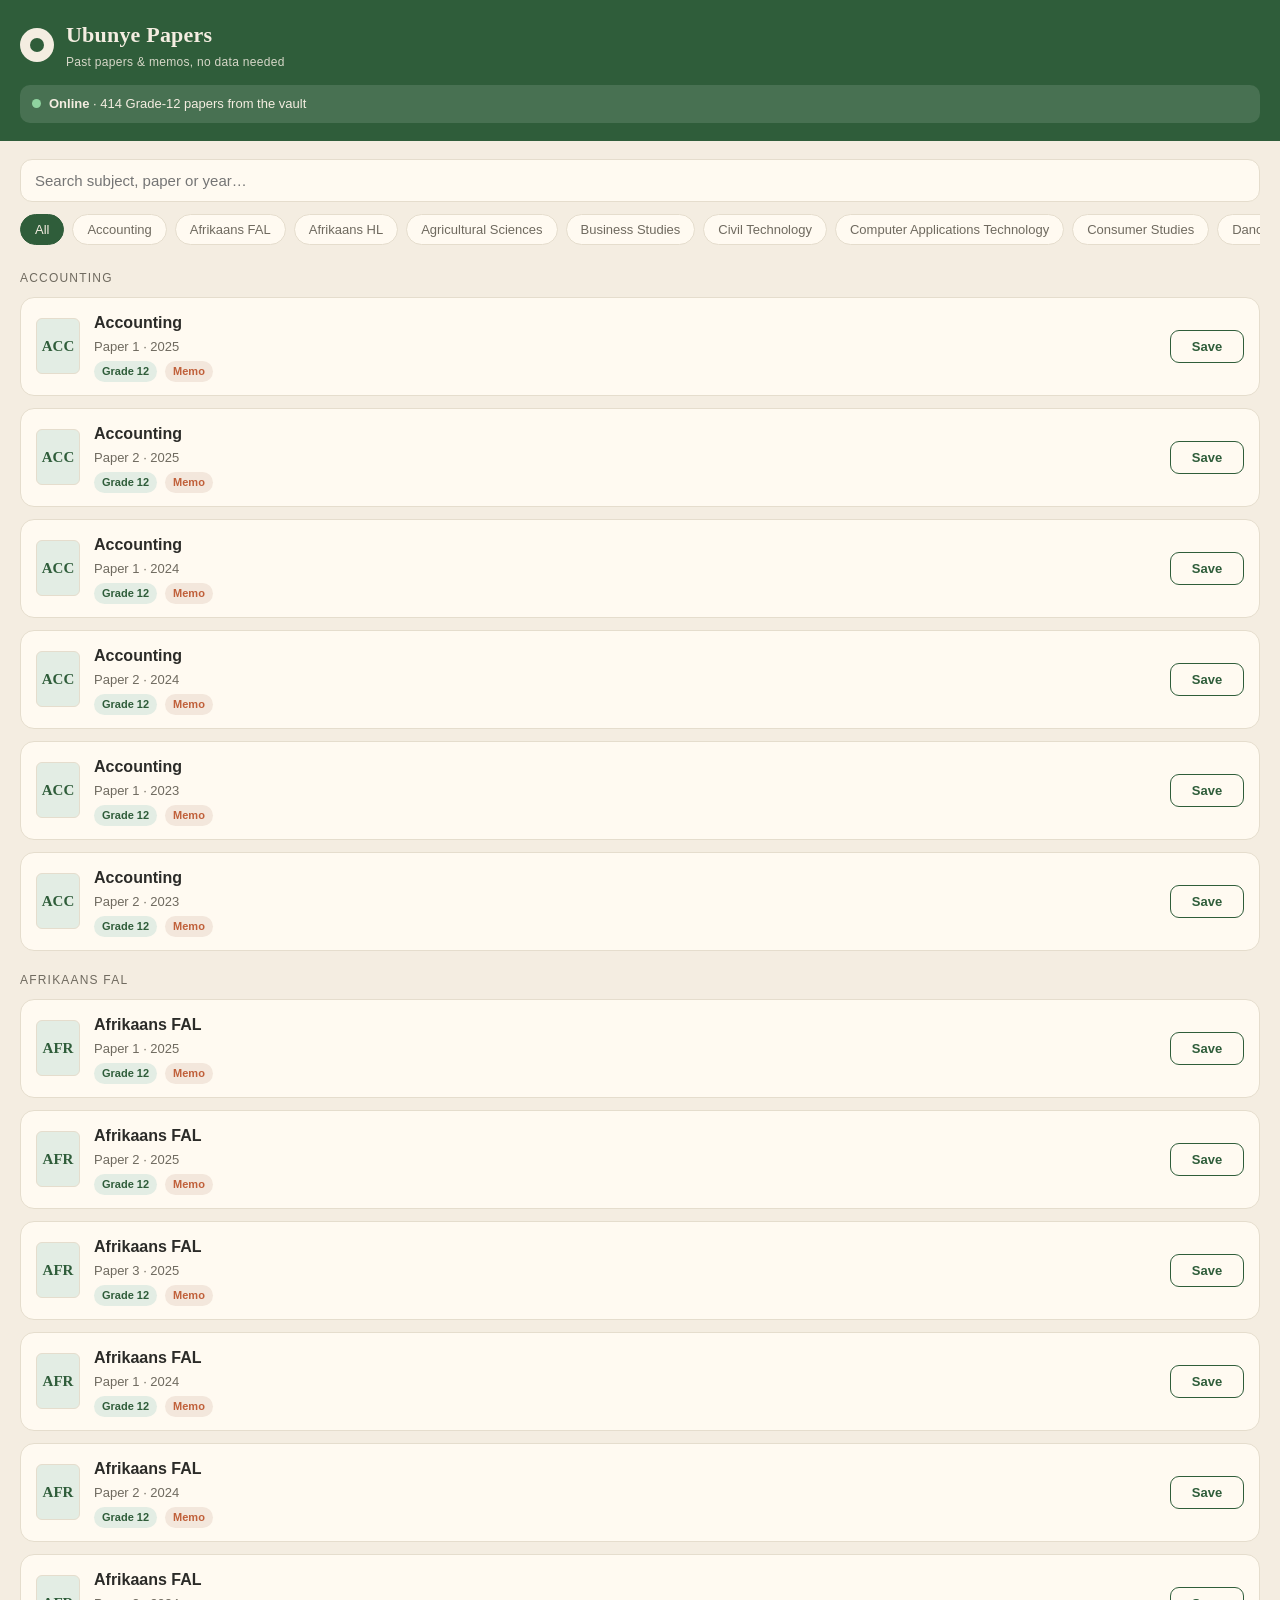
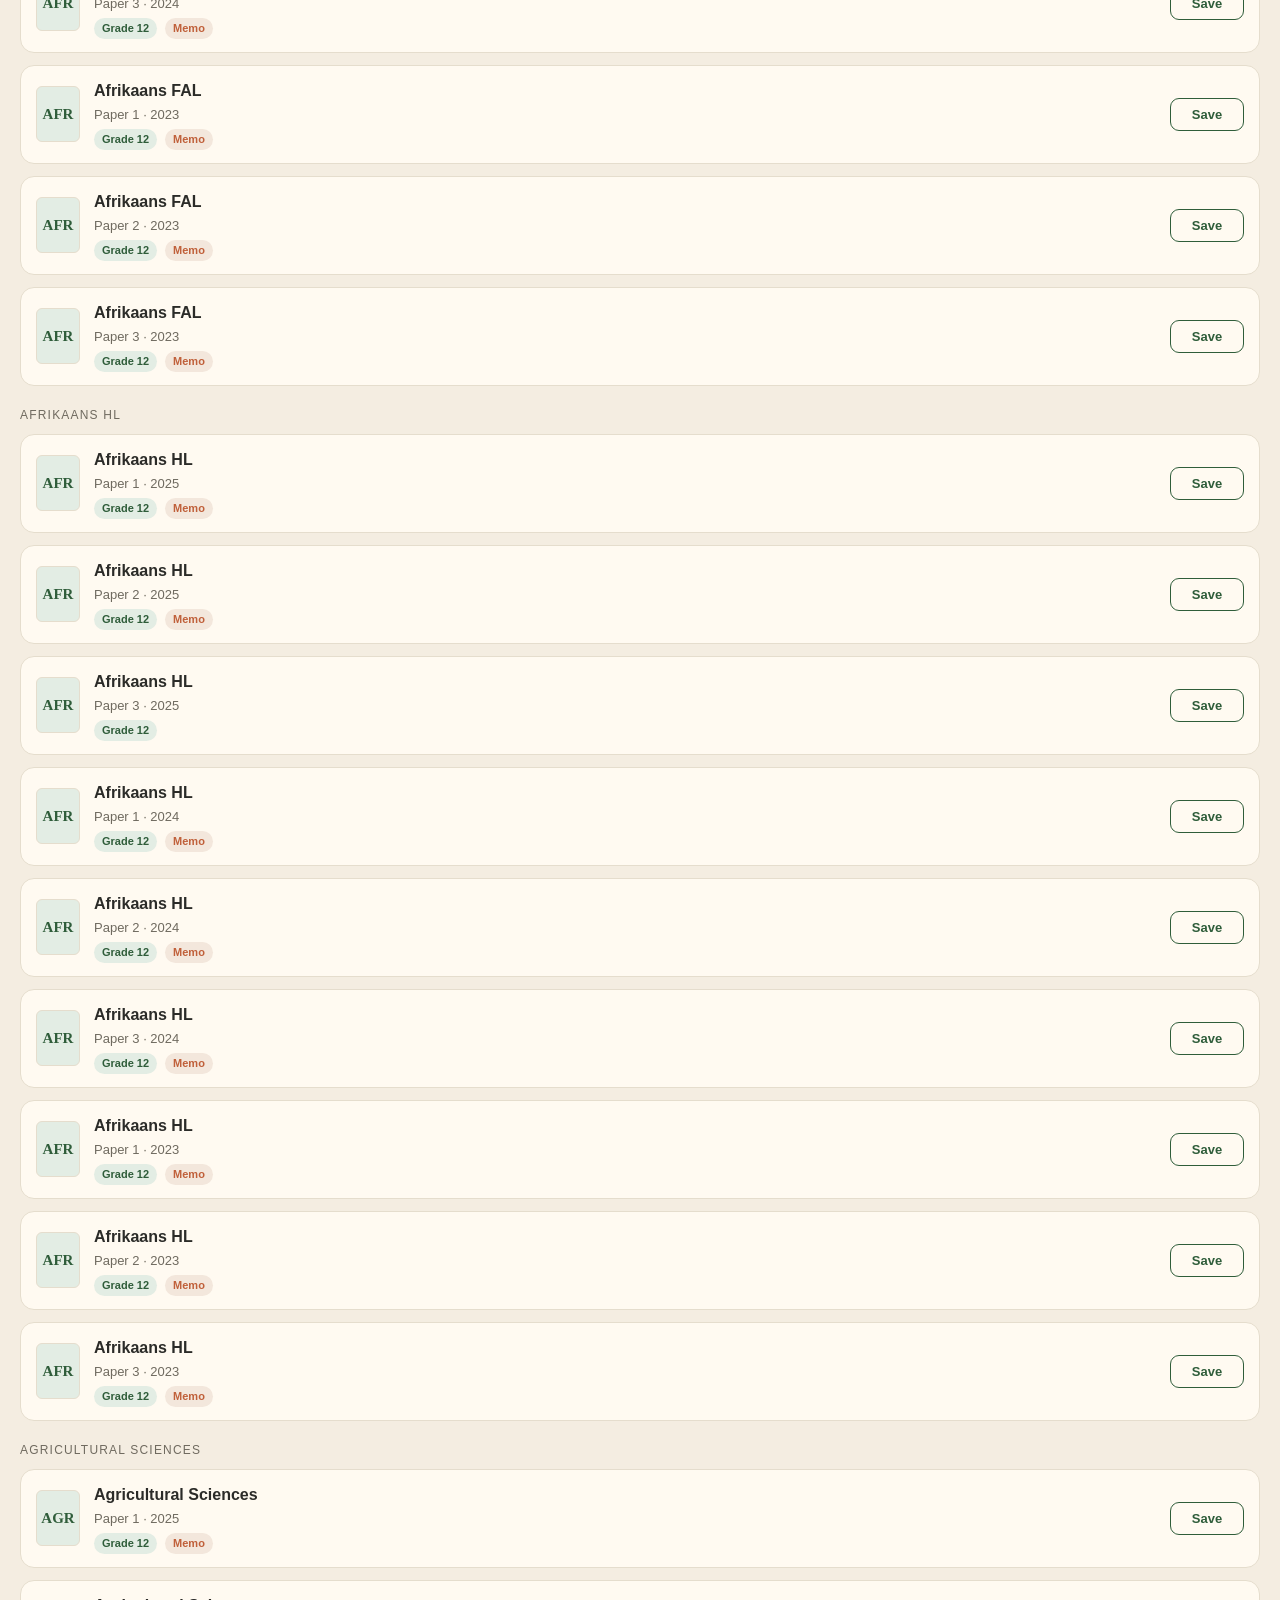
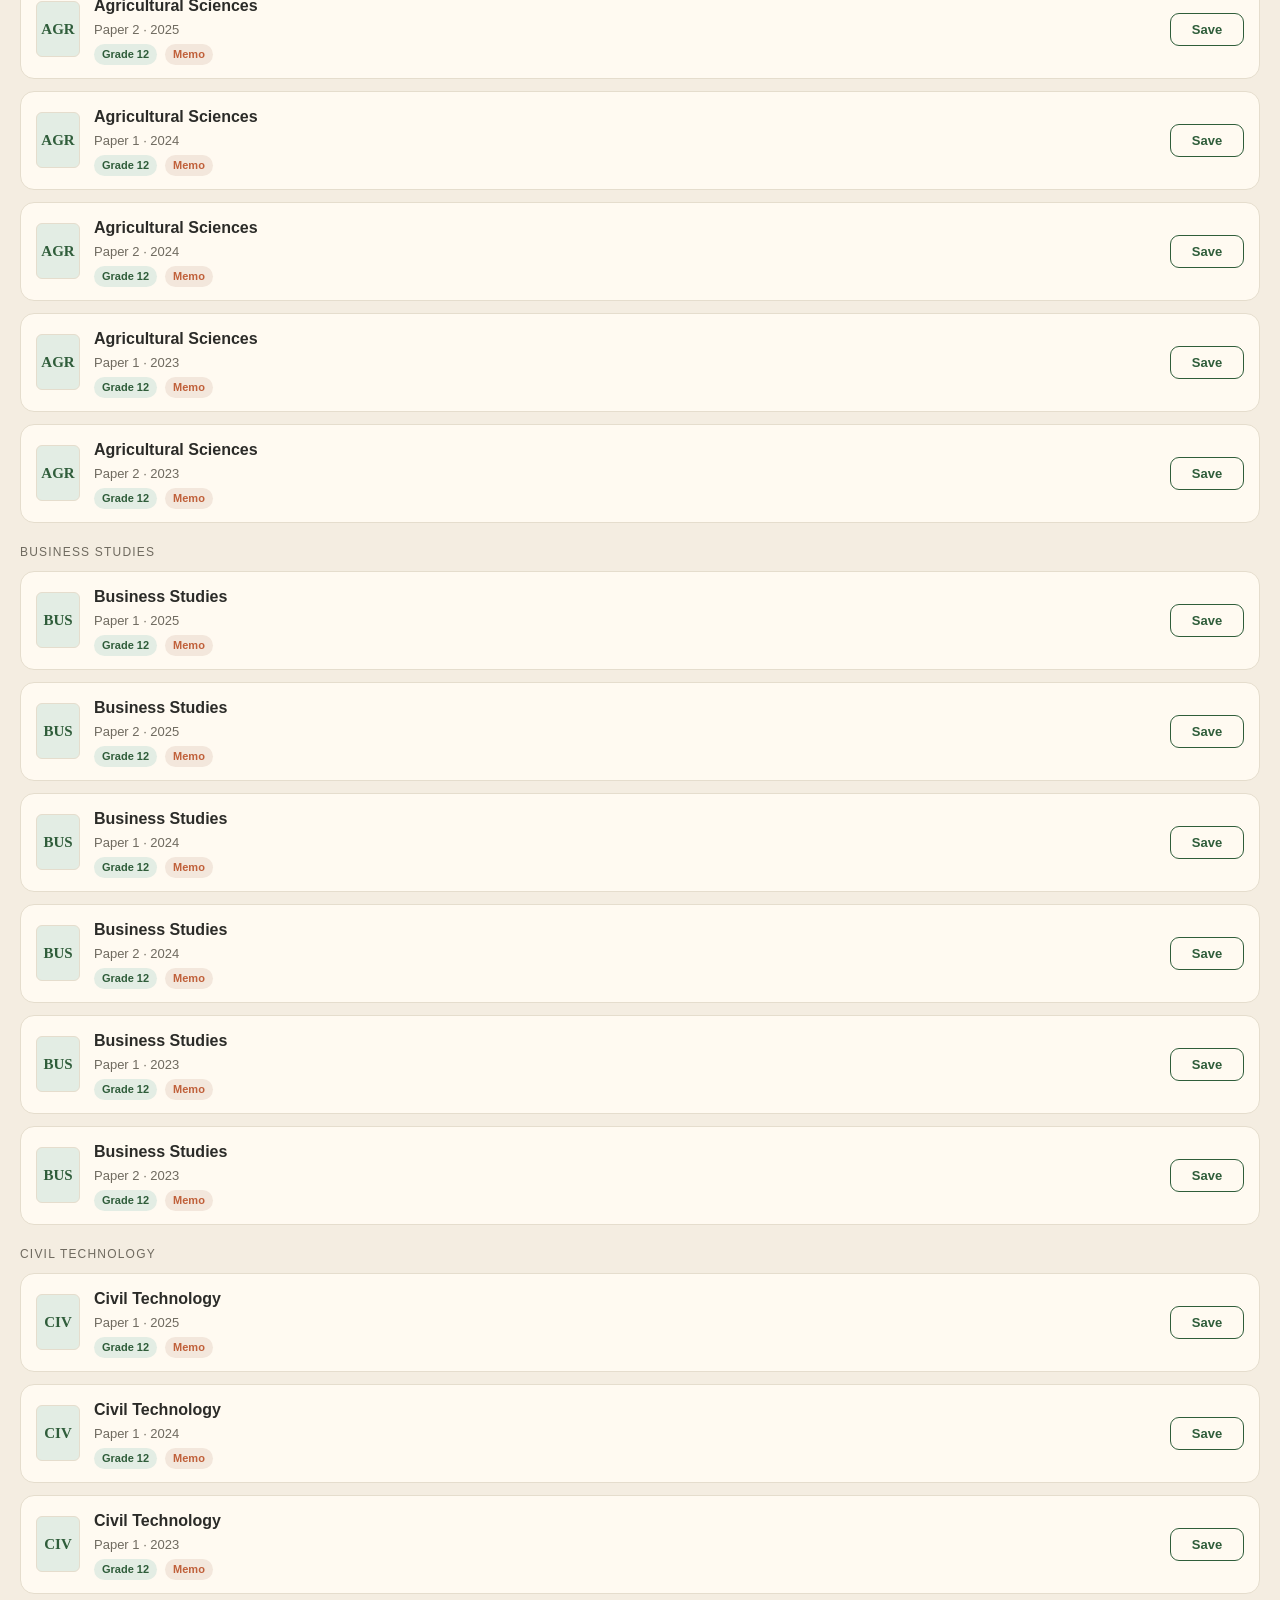
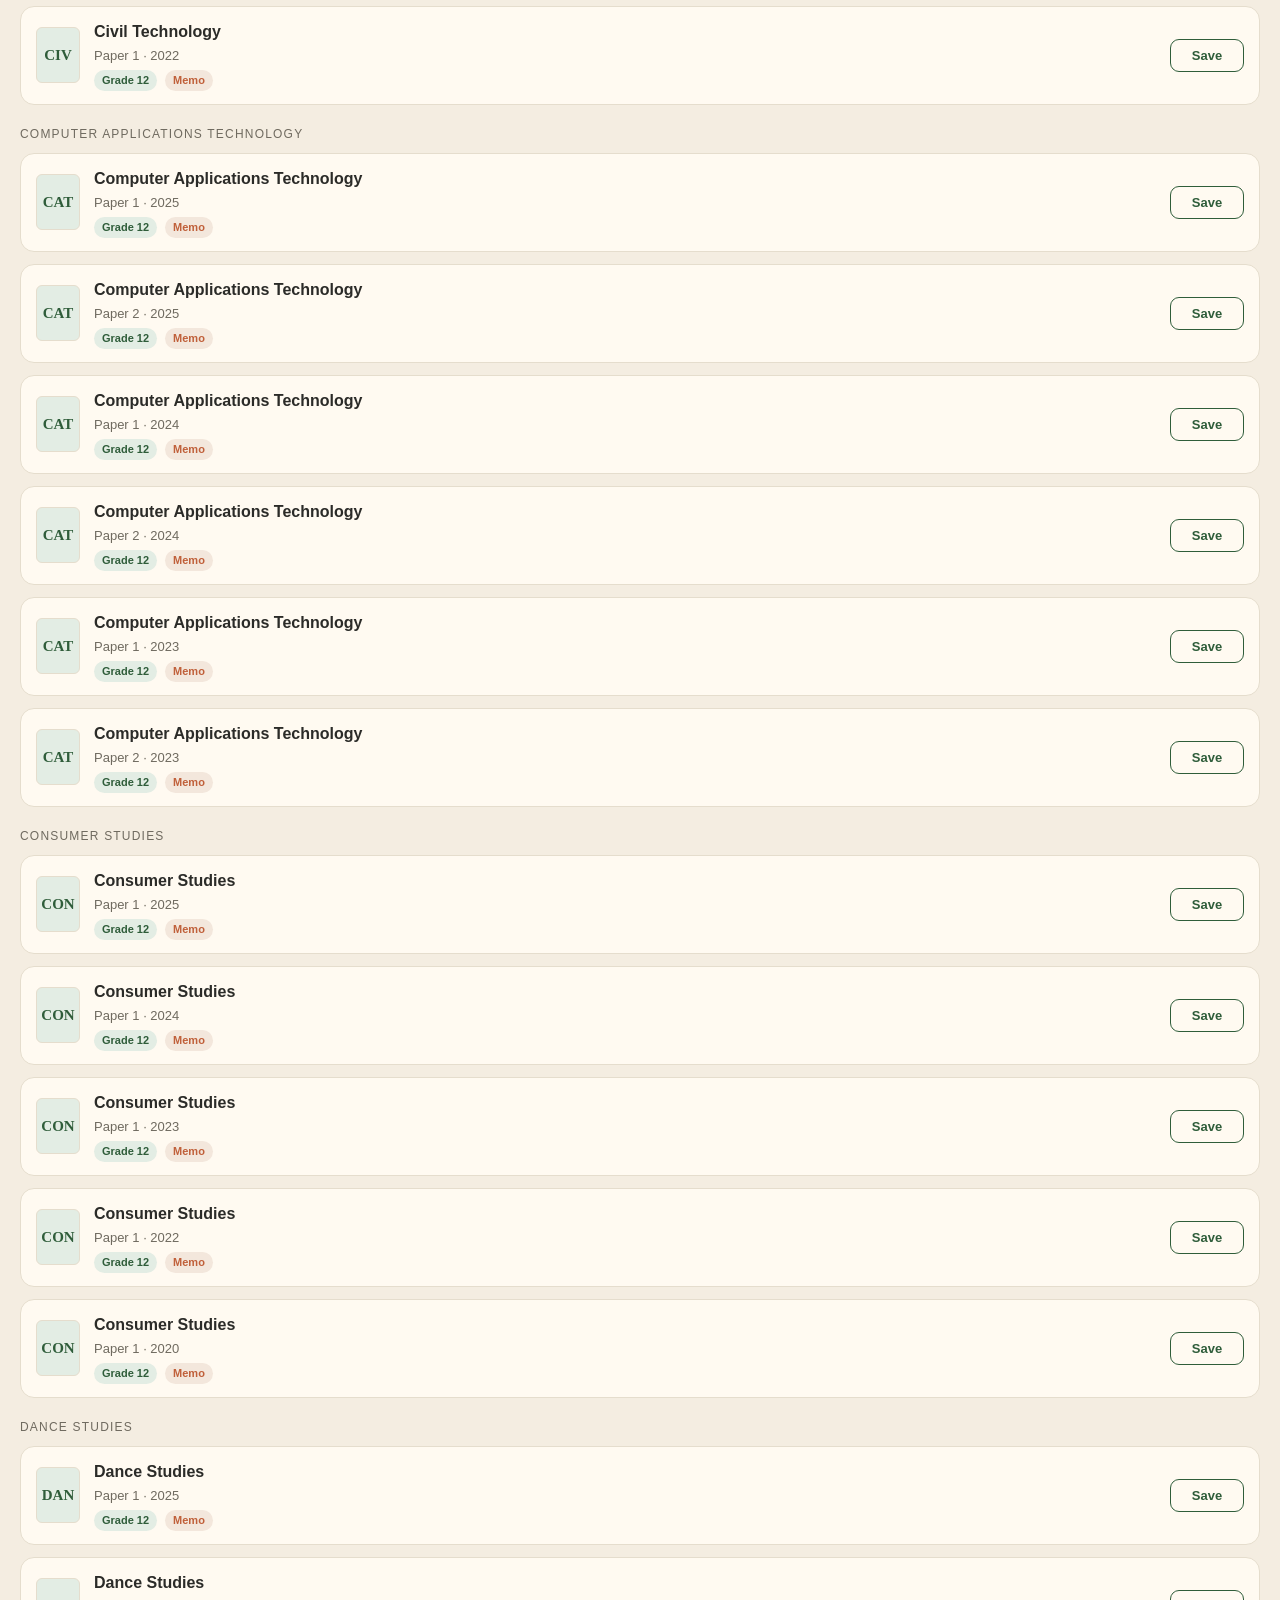
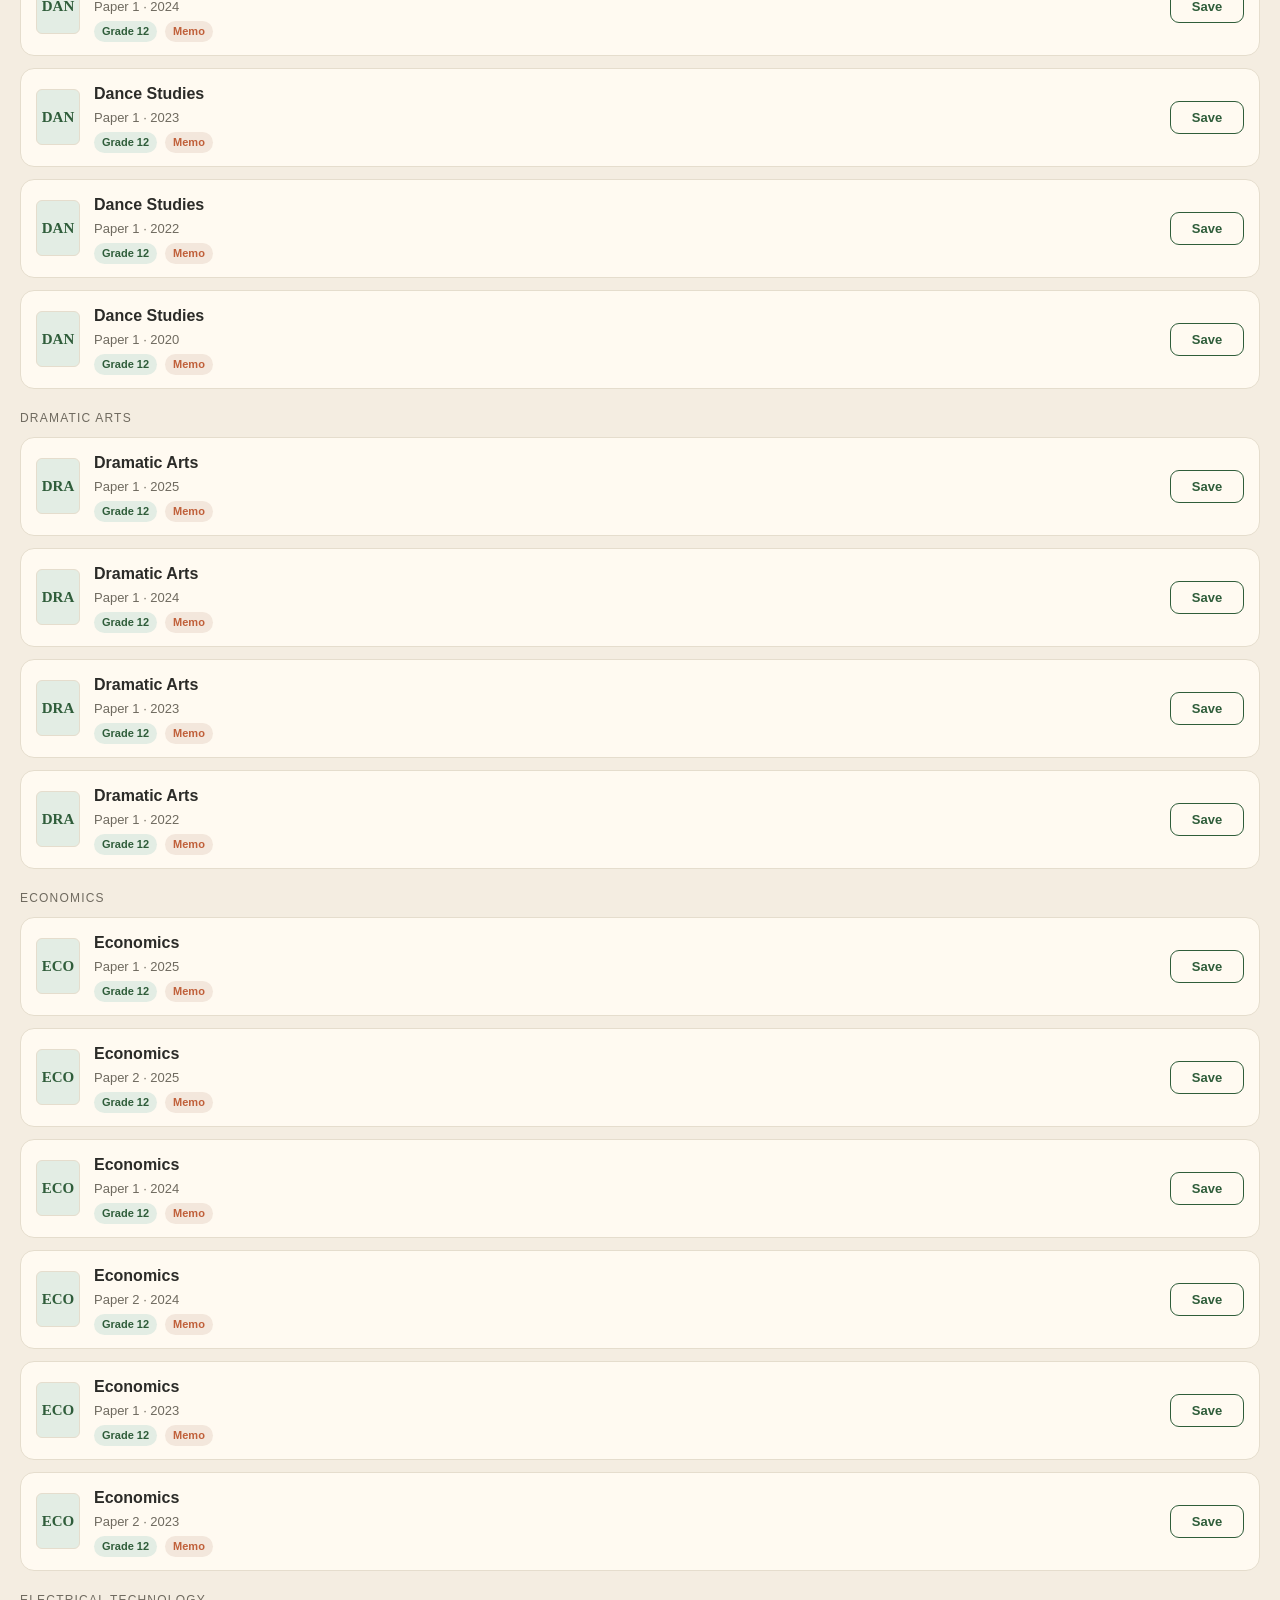
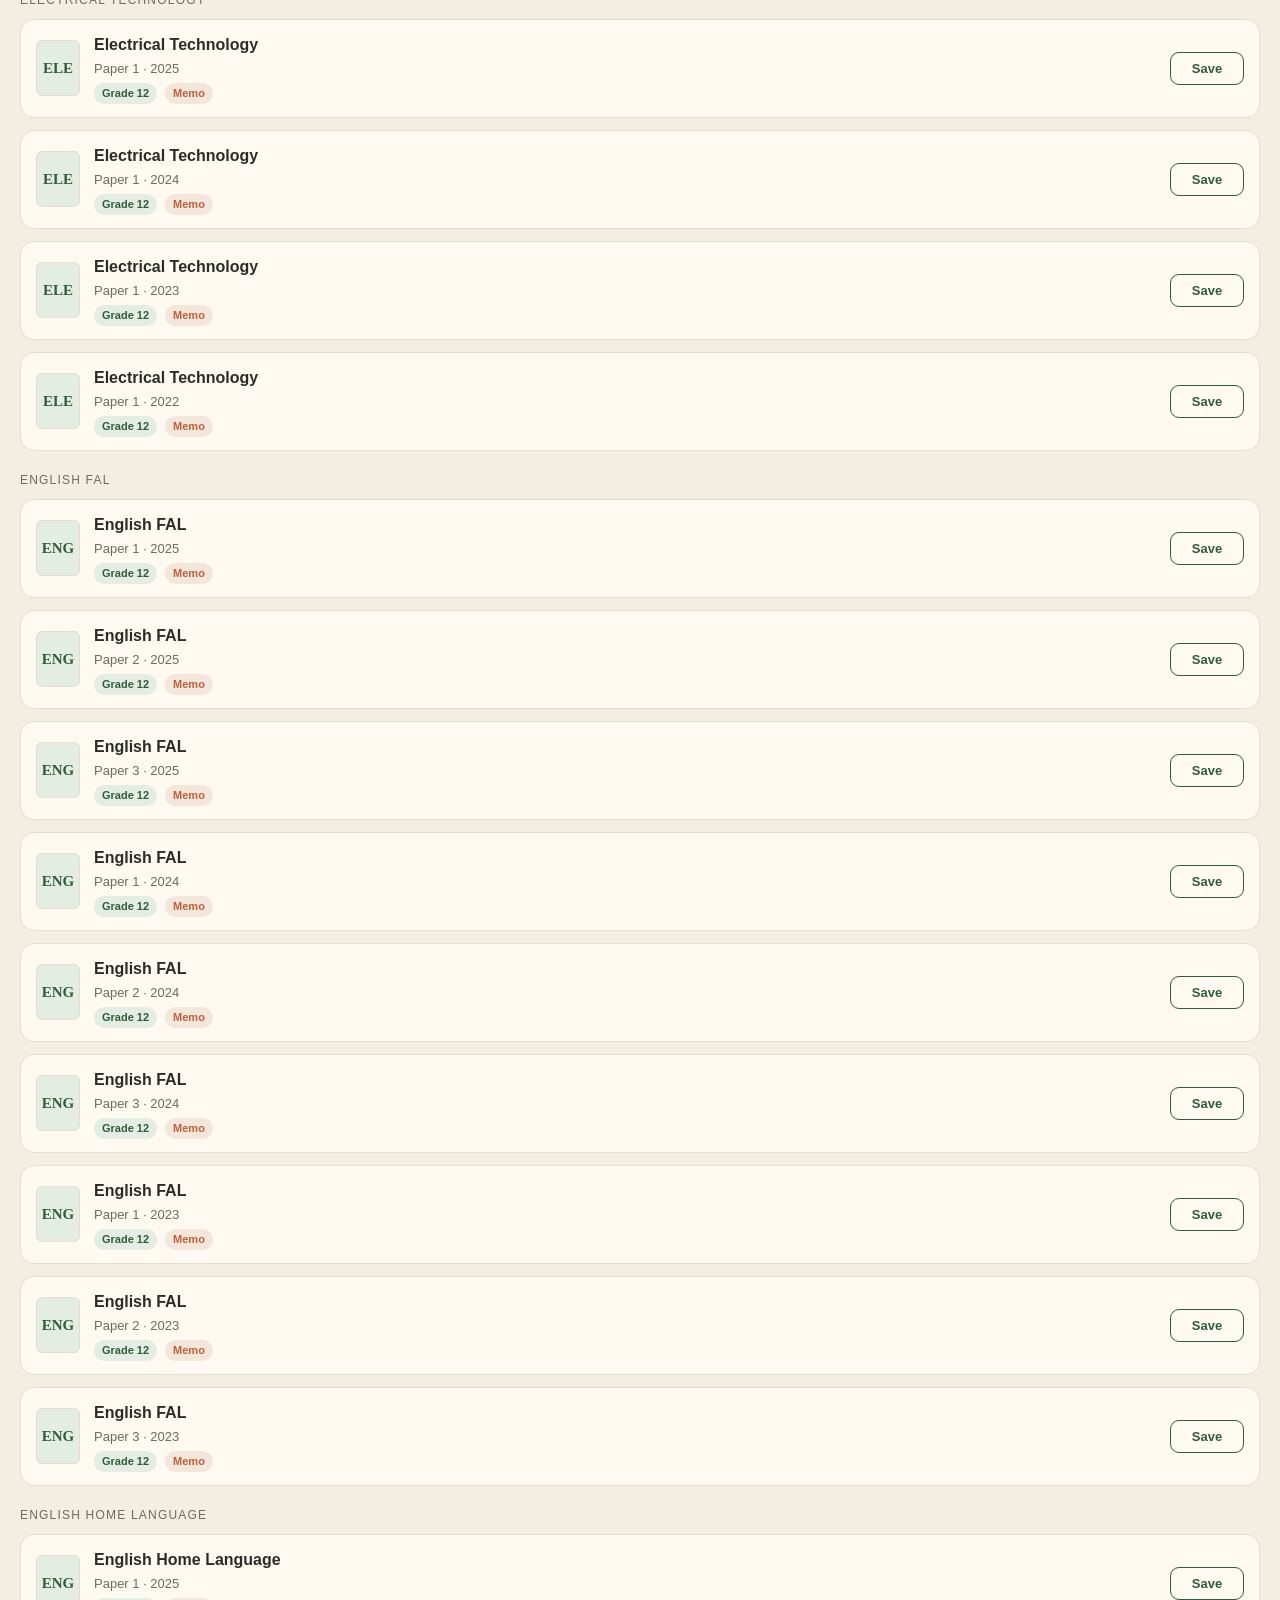
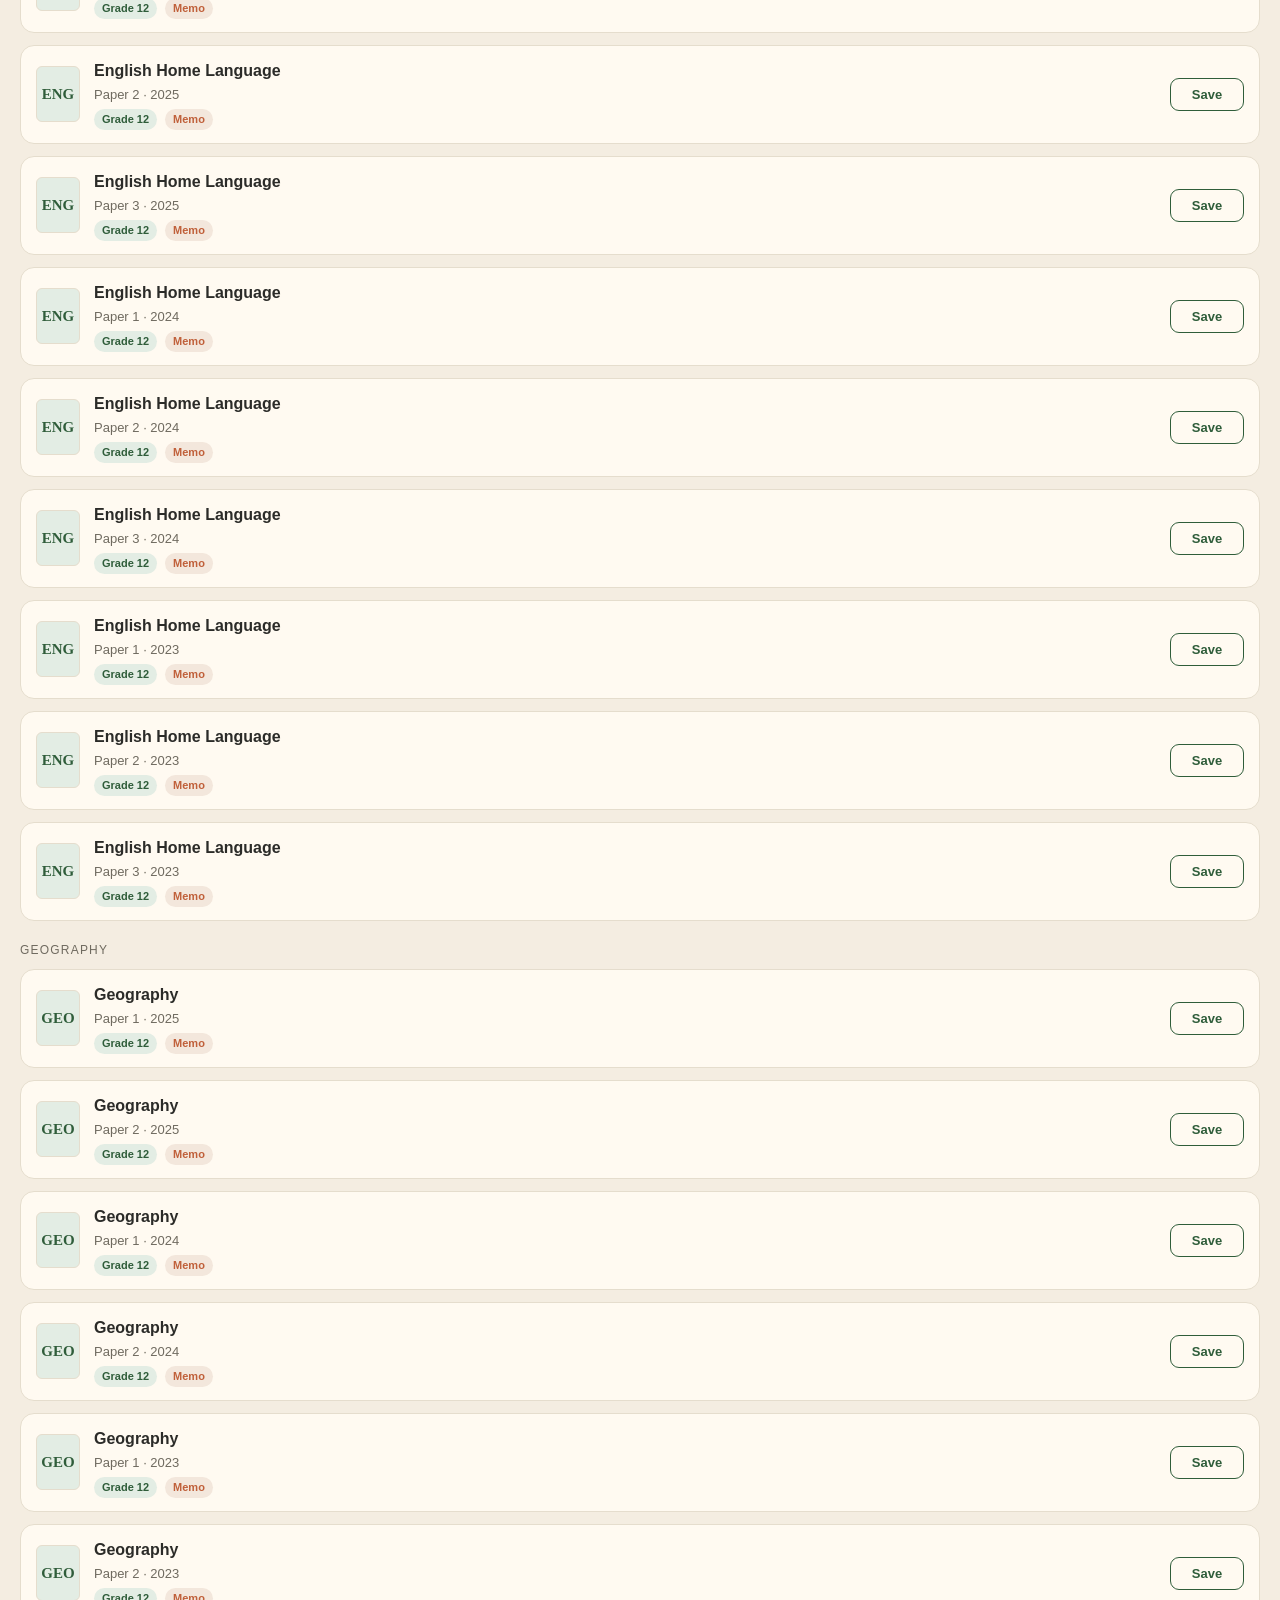
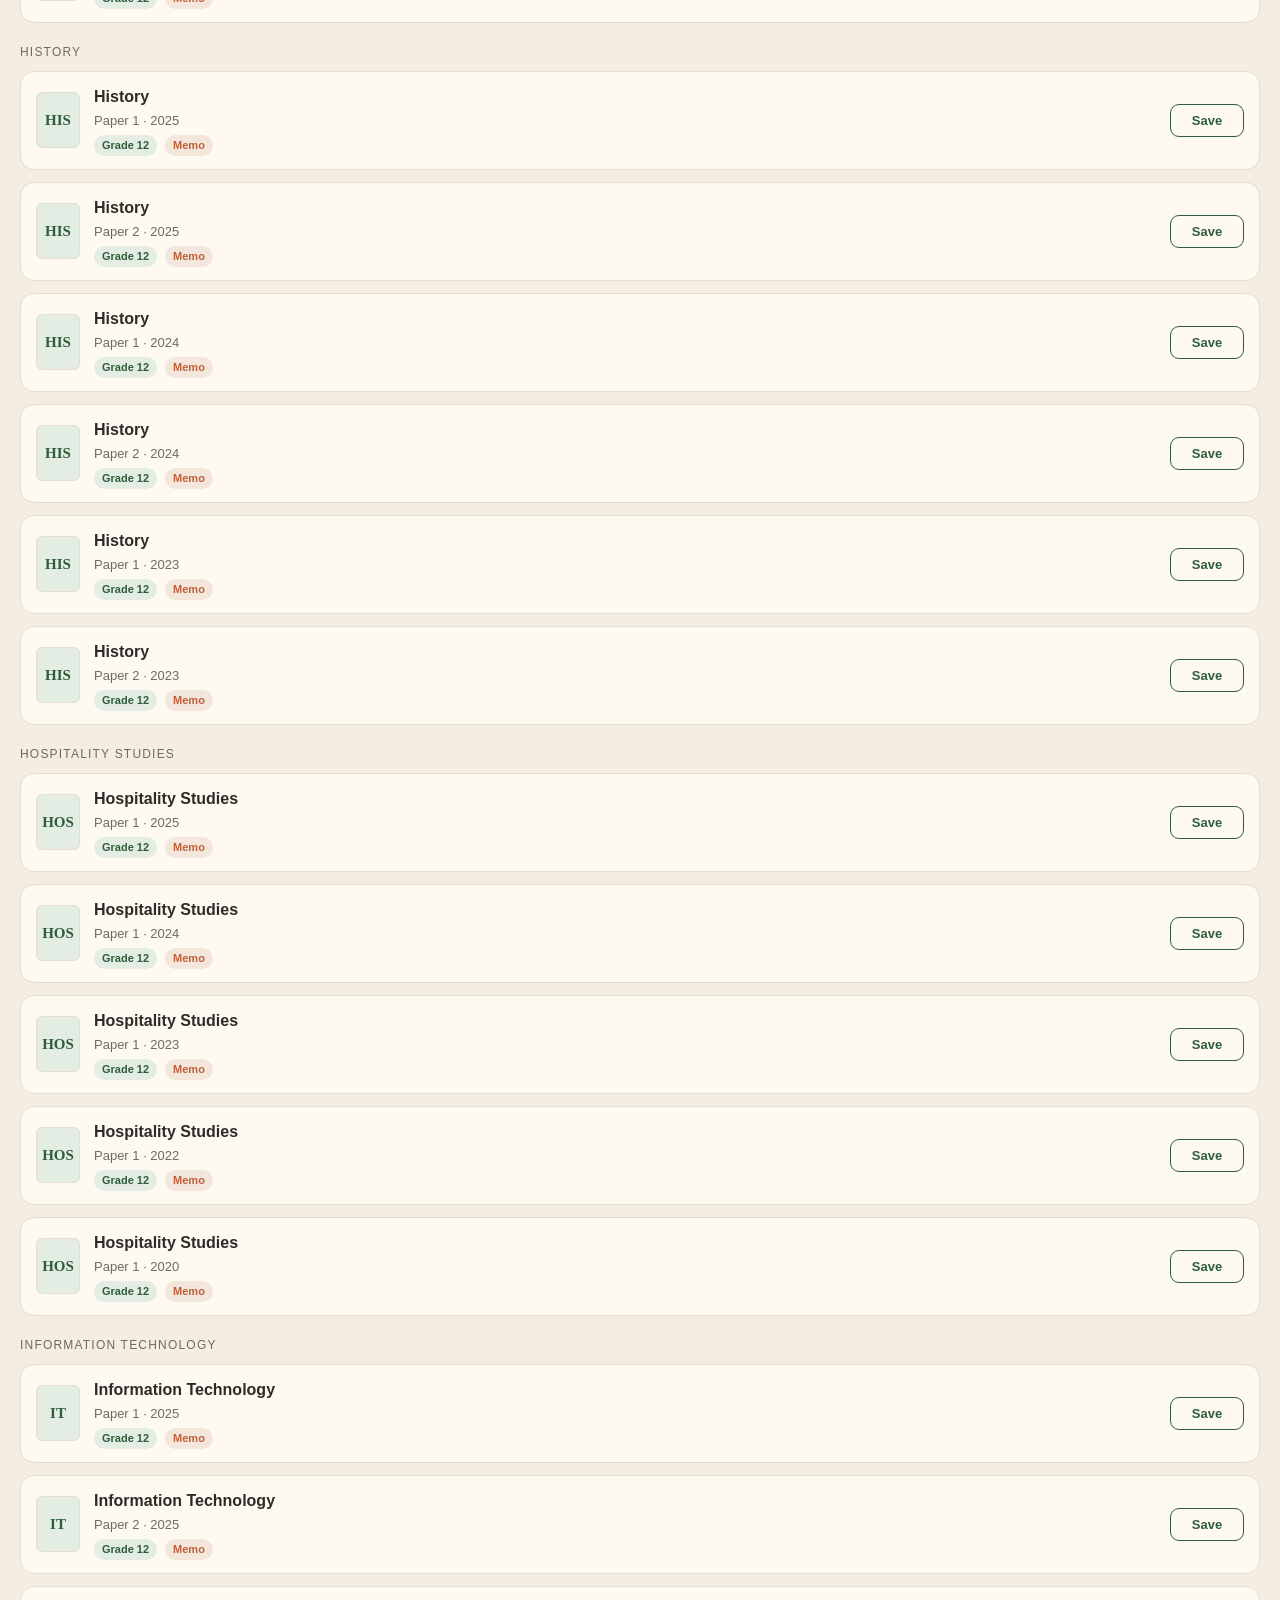
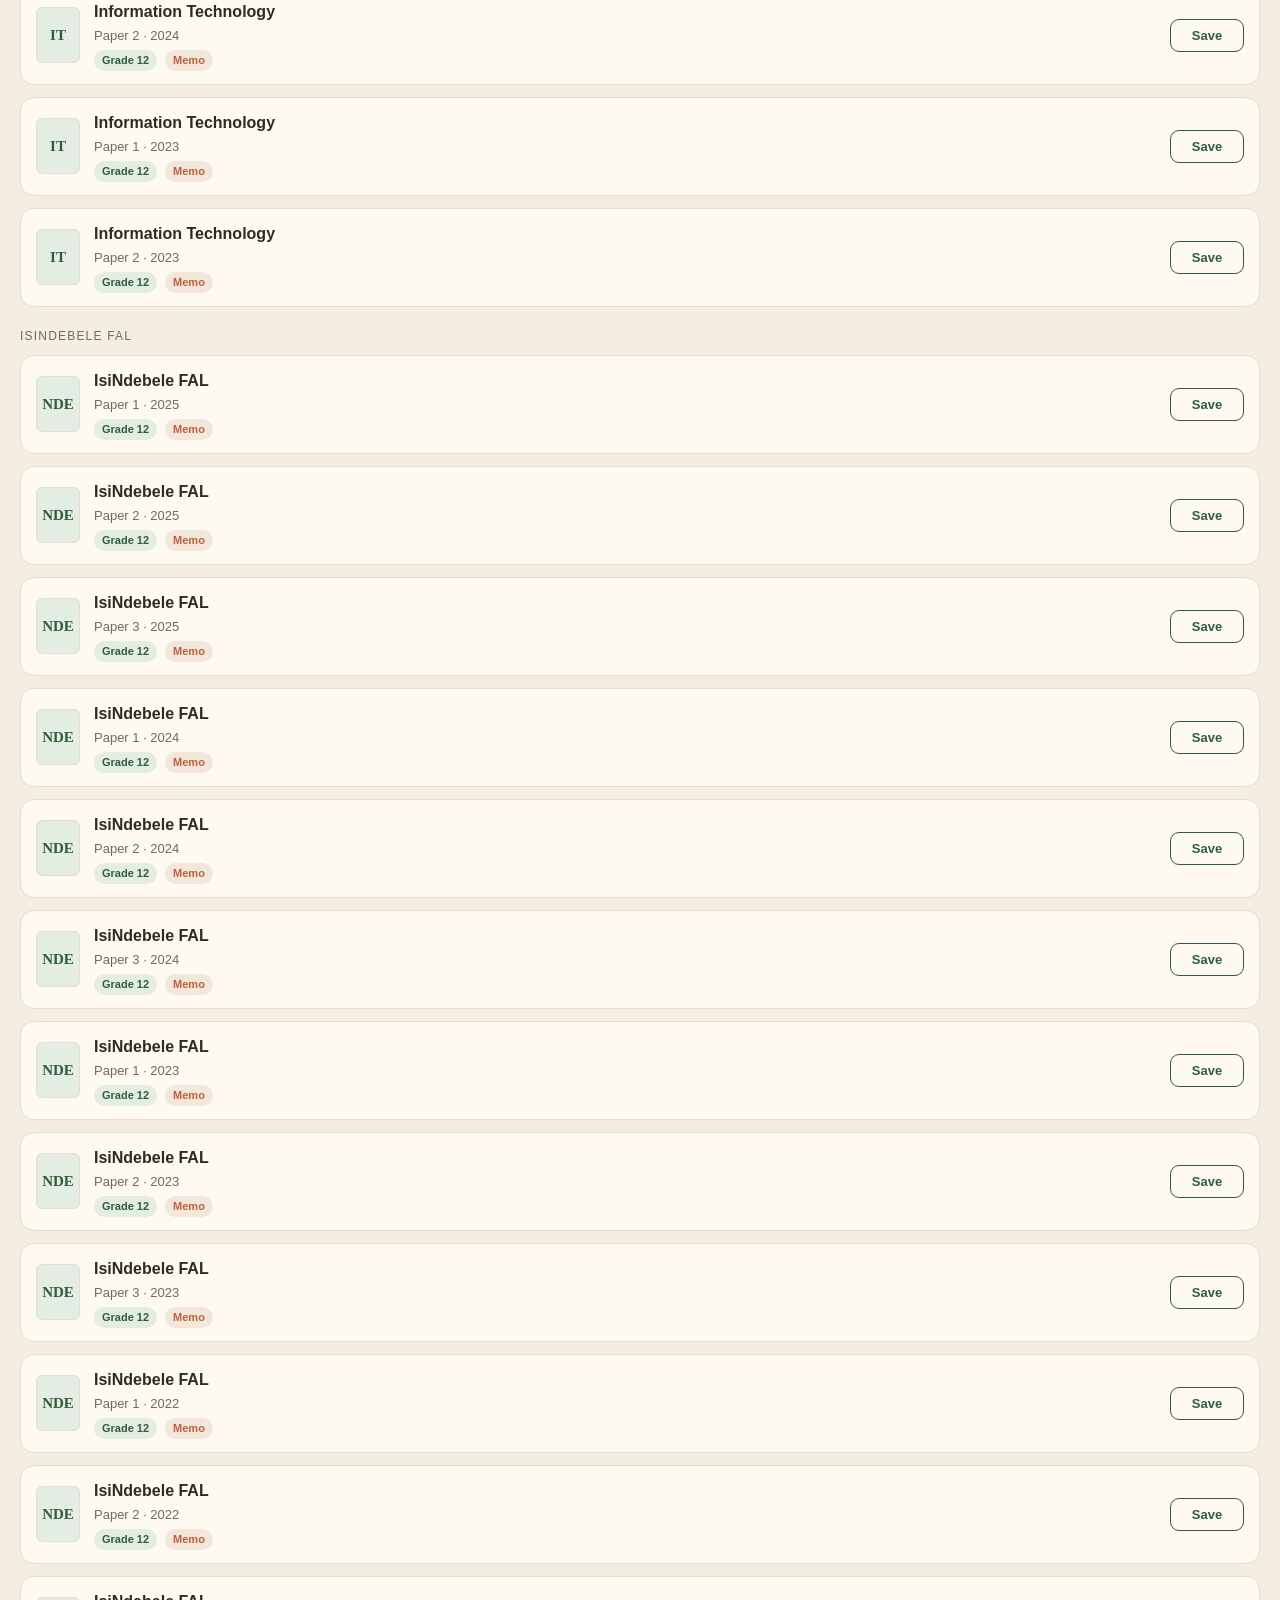
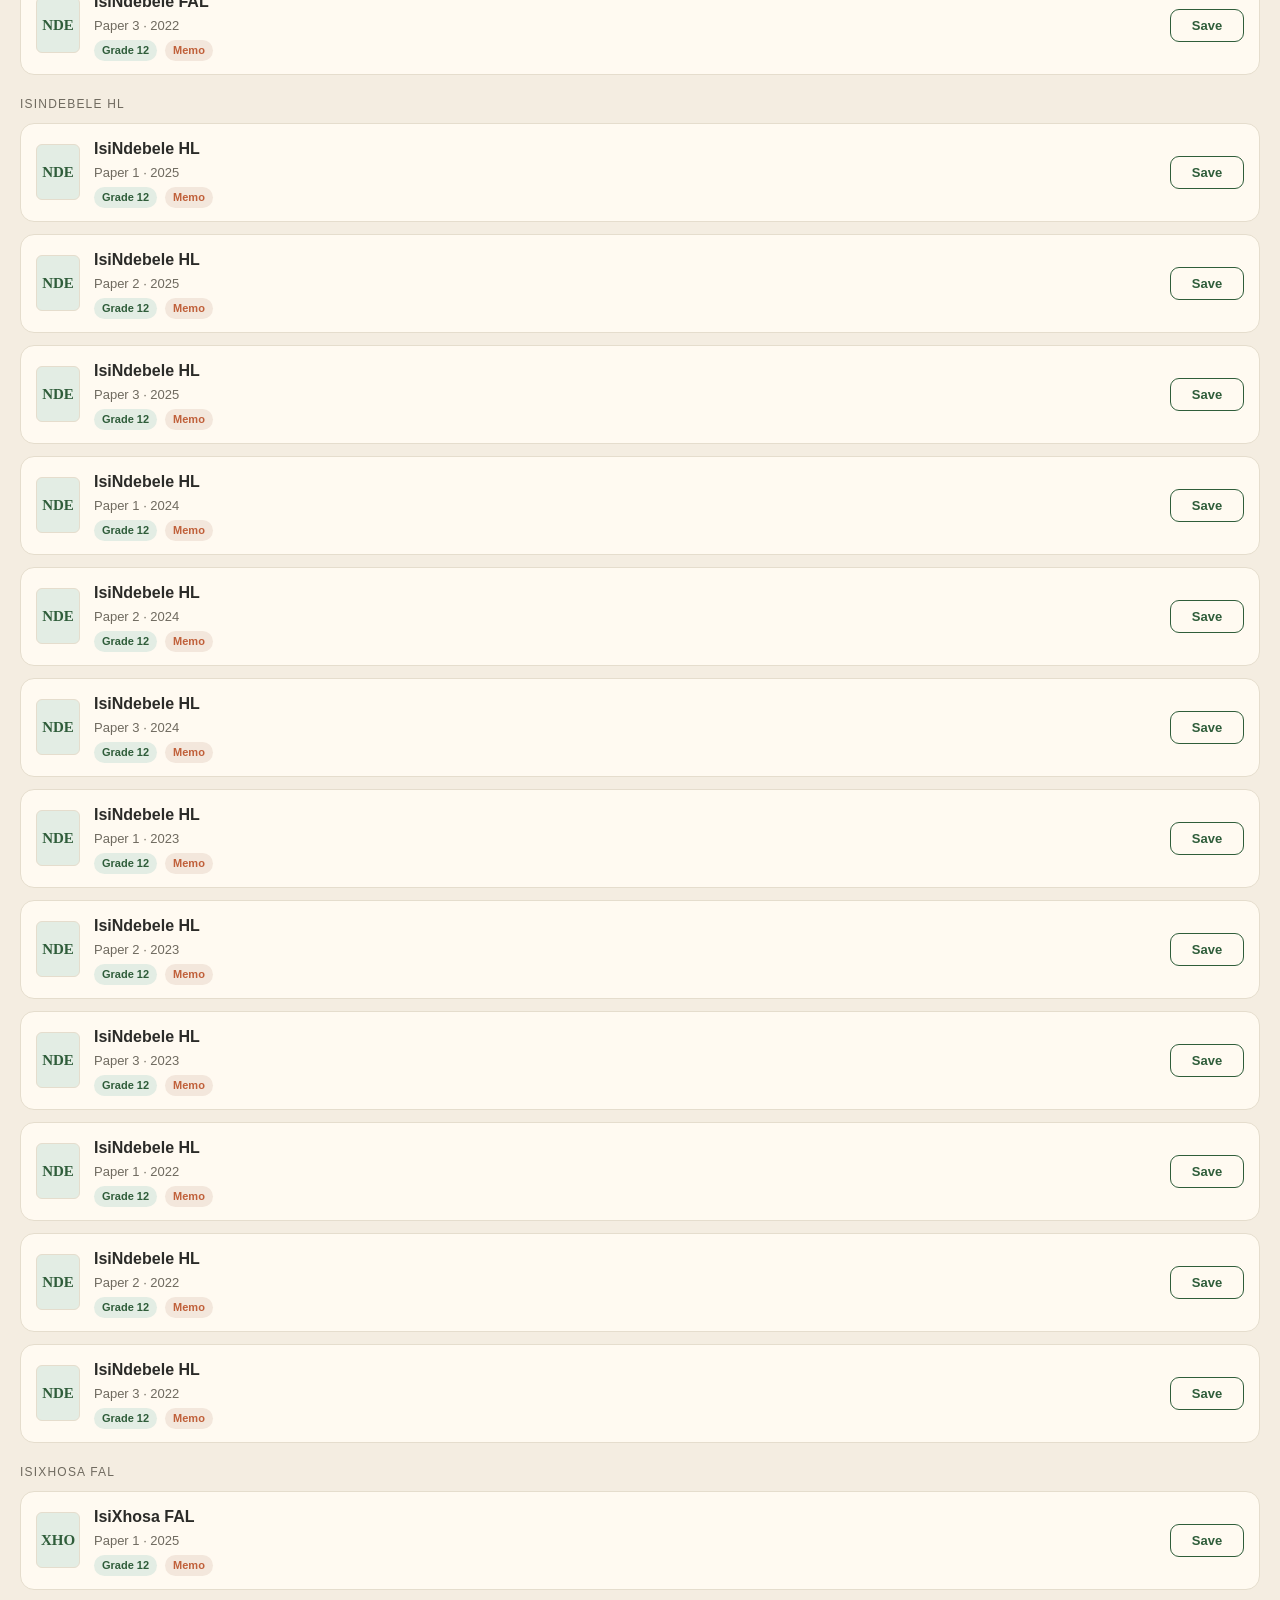
<file: index.html>
<!DOCTYPE html>
<html lang="en">
<head>
<meta charset="UTF-8" />
<meta name="viewport" content="width=device-width, initial-scale=1, viewport-fit=cover" />
<title>Ubunye Papers</title>
<meta name="theme-color" content="#2f5d3a" />
<link rel="manifest" href="manifest.webmanifest" />
<link rel="apple-touch-icon" href="icon-192.png" />
<link rel="stylesheet" href="styles.css" />
</head>
<body>
<header>
  <div class="brand">
    <span class="dot"><i></i></span>
    <div>
      <h1 class="serif">Ubunye Papers</h1>
      <p>Past papers &amp; memos, no data needed</p>
    </div>
  </div>
  <div class="status" id="status">
    <span class="pip"></span>
    <span id="statusText">Checking&hellip;</span>
  </div>
</header>

<main>
  <input class="search" id="search" type="search" placeholder="Search subject, paper or year&hellip;" autocomplete="off" />
  <div class="chips" id="chips"></div>
  <div id="list"></div>
  <p class="storage" id="storage"></p>

  <div class="how">
    <h4 class="serif">How this works</h4>
    <p>Real Grade-12 past papers &amp; memos from the Sekhoto Multiversity vault. Open one, tap <b>Save</b> while you have signal, and it lives on your phone &mdash; readable any time with no data, even in airplane mode.</p>
  </div>
</main>

<div class="install" id="install">
  <span>Add to your home screen to keep it.</span>
  <button id="installBtn">Install</button>
</div>

<footer>Ubunye Network &middot; Phase 1 &middot; Sekhoto Multiversity</footer>

<script src="lib.js"></script>
<script src="app.js"></script>
</body>
</html>
</file>
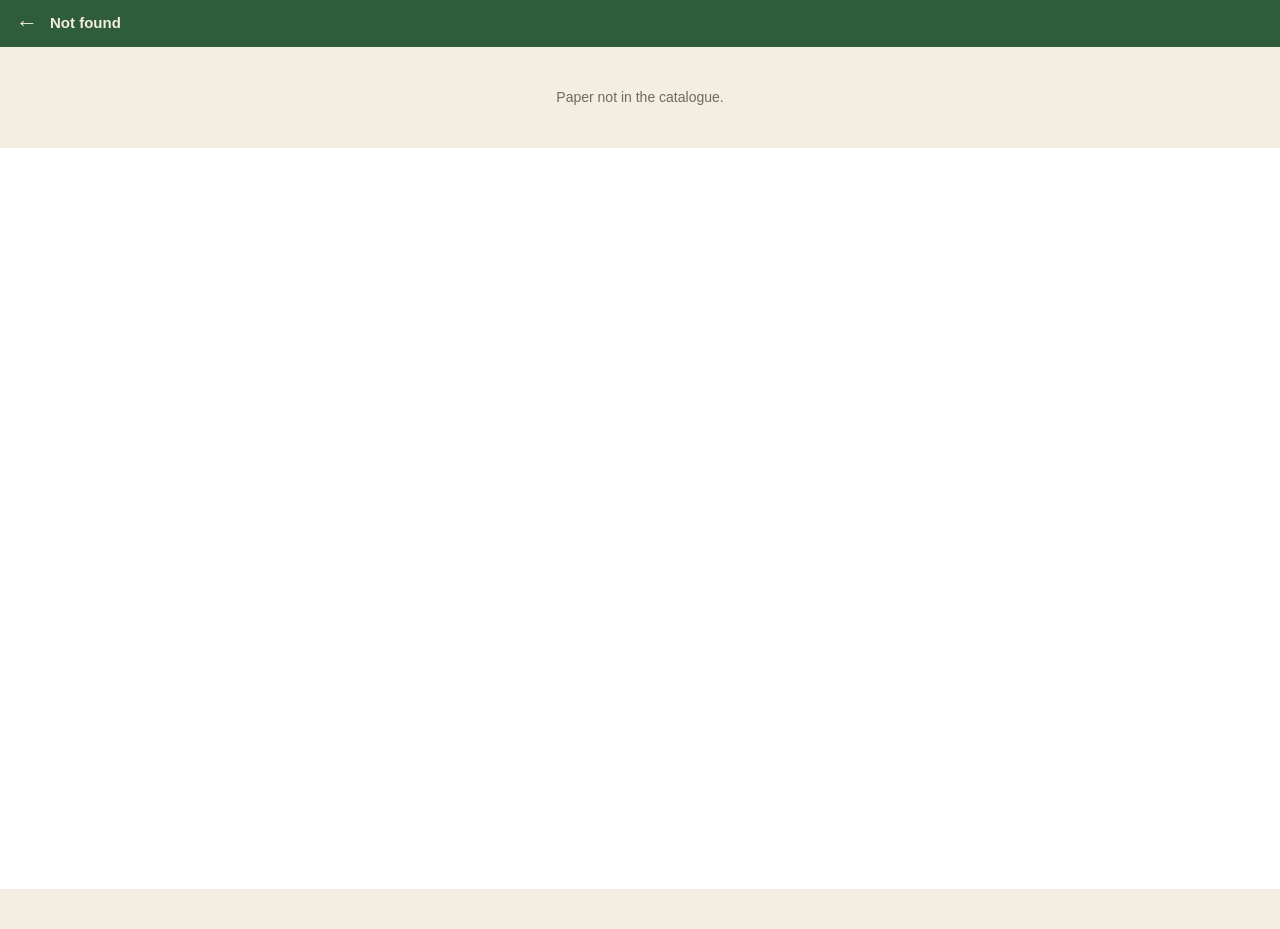
<file: paper.html>
<!DOCTYPE html>
<html lang="en">
<head>
<meta charset="UTF-8" />
<meta name="viewport" content="width=device-width, initial-scale=1, viewport-fit=cover" />
<title>Ubunye Papers</title>
<meta name="theme-color" content="#2f5d3a" />
<link rel="manifest" href="manifest.webmanifest" />
<link rel="stylesheet" href="styles.css" />
</head>
<body>
<div class="bar">
  <a href="index.html" aria-label="Back">&larr;</a>
  <b id="barTitle">Paper</b>
  <button id="saveBtn" class="toggle">Save</button>
</div>
<div class="viewer">
  <div class="vtabs" id="tabs"></div>
  <div id="msg" class="vmsg">Loading&hellip;</div>
  <iframe id="frame" title="Past paper PDF"></iframe>
  <a id="openBtn" class="open" target="_blank" rel="noopener" style="display:none">Open full screen</a>
</div>

<script src="lib.js"></script>
<script src="viewer.js"></script>
</body>
</html>
</file>
<file: styles.css>
:root{
  --paper:#f4ede1; --card:#fffaf1; --ink:#2b2b28; --muted:#6f6a5f;
  --green:#2f5d3a; --green-soft:#e3ede4; --clay:#c0603a; --line:#e5ddcd;
}
*{box-sizing:border-box}
html,body{margin:0}
body{
  background:var(--paper); color:var(--ink);
  font-family:-apple-system,BlinkMacSystemFont,"Segoe UI",Roboto,sans-serif;
  -webkit-font-smoothing:antialiased; line-height:1.5; padding-bottom:40px;
}
.serif{font-family:Georgia,"Times New Roman",serif}
header{background:var(--green);color:var(--paper);
  padding:calc(env(safe-area-inset-top) + 18px) 20px 18px}
.brand{display:flex;align-items:center;gap:12px}
.dot{width:34px;height:34px;border-radius:50%;background:var(--paper);
  display:flex;align-items:center;justify-content:center;flex:0 0 auto}
.dot i{width:14px;height:14px;border-radius:50%;background:var(--green)}
.brand h1{font-size:22px;margin:0;letter-spacing:.2px}
.brand p{margin:2px 0 0;font-size:12px;opacity:.85;letter-spacing:.3px}
.status{margin:14px 0 0;display:flex;align-items:center;gap:8px;
  background:rgba(255,255,255,.12);border-radius:10px;padding:9px 12px;font-size:13px}
.status .pip{width:9px;height:9px;border-radius:50%;background:#8fd39f;flex:0 0 auto}
.status.off .pip{background:#e6b877}
.status b{font-weight:600}
main{padding:18px 20px}
.search{width:100%;border:1px solid var(--line);border-radius:12px;background:var(--card);
  padding:12px 14px;font-size:15px;color:var(--ink);margin-bottom:12px}
.search:focus{outline:2px solid var(--green-soft);border-color:var(--green)}
.chips{display:flex;gap:8px;overflow-x:auto;padding-bottom:4px;margin-bottom:14px;-webkit-overflow-scrolling:touch}
.chip{flex:0 0 auto;border:1px solid var(--line);background:var(--card);color:var(--muted);
  border-radius:999px;padding:7px 14px;font-size:13px;cursor:pointer;white-space:nowrap}
.chip.active{background:var(--green);color:var(--paper);border-color:var(--green)}
.group-title{font-size:12px;text-transform:uppercase;letter-spacing:1.2px;color:var(--muted);margin:20px 0 10px}
.card{display:flex;align-items:center;gap:14px;background:var(--card);border:1px solid var(--line);
  border-radius:14px;padding:13px 15px;margin-bottom:12px}
.thumb{width:44px;height:56px;border-radius:6px;flex:0 0 auto;background:var(--green-soft);
  border:1px solid var(--line);display:flex;align-items:center;justify-content:center;
  font-family:Georgia,serif;font-weight:700;color:var(--green);font-size:15px;text-decoration:none}
.meta{flex:1;min-width:0}
.meta a.title{color:inherit;text-decoration:none}
.meta h3{margin:0;font-size:16px;font-weight:600}
.meta .sub{margin:2px 0 0;font-size:13px;color:var(--muted)}
.tags{margin-top:5px;display:flex;gap:8px;flex-wrap:wrap}
.pill{font-size:11px;padding:2px 8px;border-radius:999px;background:var(--green-soft);color:var(--green);font-weight:600}
.pill.memo{background:#f3e7dc;color:var(--clay)}
.save{flex:0 0 auto;border:1px solid var(--green);background:transparent;color:var(--green);
  border-radius:9px;padding:8px 12px;font-size:13px;font-weight:600;cursor:pointer;min-width:74px}
.save.saved{background:var(--green);color:var(--paper);display:inline-flex;align-items:center;gap:5px;justify-content:center}
.save svg{width:13px;height:13px}
.empty{color:var(--muted);text-align:center;padding:40px 0;font-size:14px}
.how{background:var(--green-soft);border-radius:14px;padding:16px;margin-top:24px}
.how h4{margin:0 0 6px;font-size:14px}
.how p{margin:0;font-size:13px;color:#41564a}
.storage{font-size:12px;color:var(--muted);margin-top:14px;text-align:center}
footer{padding:24px 20px;text-align:center;color:var(--muted);font-size:11px}
.install{position:sticky;bottom:0;margin:20px -20px -20px;
  padding:14px 20px calc(env(safe-area-inset-bottom) + 14px);
  background:var(--clay);color:#fff;display:none;align-items:center;justify-content:space-between;gap:10px}
.install button{background:#fff;color:var(--clay);border:0;border-radius:8px;padding:9px 14px;font-weight:700;font-size:14px}
.install span{font-size:13px}
/* paper viewer */
.bar{background:var(--green);color:var(--paper);
  padding:calc(env(safe-area-inset-top) + 12px) 16px 12px;display:flex;align-items:center;gap:12px}
.bar a{color:var(--paper);text-decoration:none;font-size:22px;line-height:1}
.bar b{font-size:15px;font-weight:600;flex:1;min-width:0;overflow:hidden;text-overflow:ellipsis;white-space:nowrap}
.bar .toggle{font-size:13px;background:rgba(255,255,255,.15);border-radius:8px;padding:6px 10px;text-decoration:none}
.sheet{max-width:720px;margin:0 auto;padding:22px 20px}
.demo{background:#fff4e8;border:1px solid #e8c9a6;color:#8a5a2b;border-radius:10px;
  padding:10px 12px;font-size:12px;margin-bottom:20px}
.sheet h1{font-family:Georgia,serif;font-size:22px;margin:0 0 2px}
.subhead{color:var(--muted);font-size:14px;margin:0 0 18px}
.rule{height:2px;background:var(--green);margin:0 0 18px}
.q{margin:0 0 20px}
.q .n{font-weight:700}
.marks{color:var(--muted);font-size:13px;float:right}
.q ol{margin:8px 0 0;padding-left:22px}
.q li{margin:6px 0}
.foot{color:var(--muted);font-size:12px;text-align:center;margin-top:30px}
/* pdf viewer */
.bar .toggle{border:1px solid rgba(255,255,255,.35);background:rgba(255,255,255,.12);color:var(--paper);
  cursor:pointer;font:inherit}
.viewer{display:flex;flex-direction:column;min-height:calc(100vh - 58px)}
.vtabs{display:flex;gap:8px;padding:12px 16px 0}
.vtab{border:1px solid var(--line);background:var(--card);color:var(--muted);
  border-radius:999px;padding:7px 18px;font-size:13px;cursor:pointer}
.vtab.active{background:var(--green);color:var(--paper);border-color:var(--green)}
.vmsg{padding:40px 24px;text-align:center;color:var(--muted);font-size:14px}
#frame{flex:1;width:100%;min-height:70vh;border:0;background:#fff}
.open{display:block;text-align:center;margin:12px 16px calc(env(safe-area-inset-bottom) + 16px);
  background:var(--clay);color:#fff;text-decoration:none;padding:12px;border-radius:10px;font-weight:600;font-size:14px}
</file>
